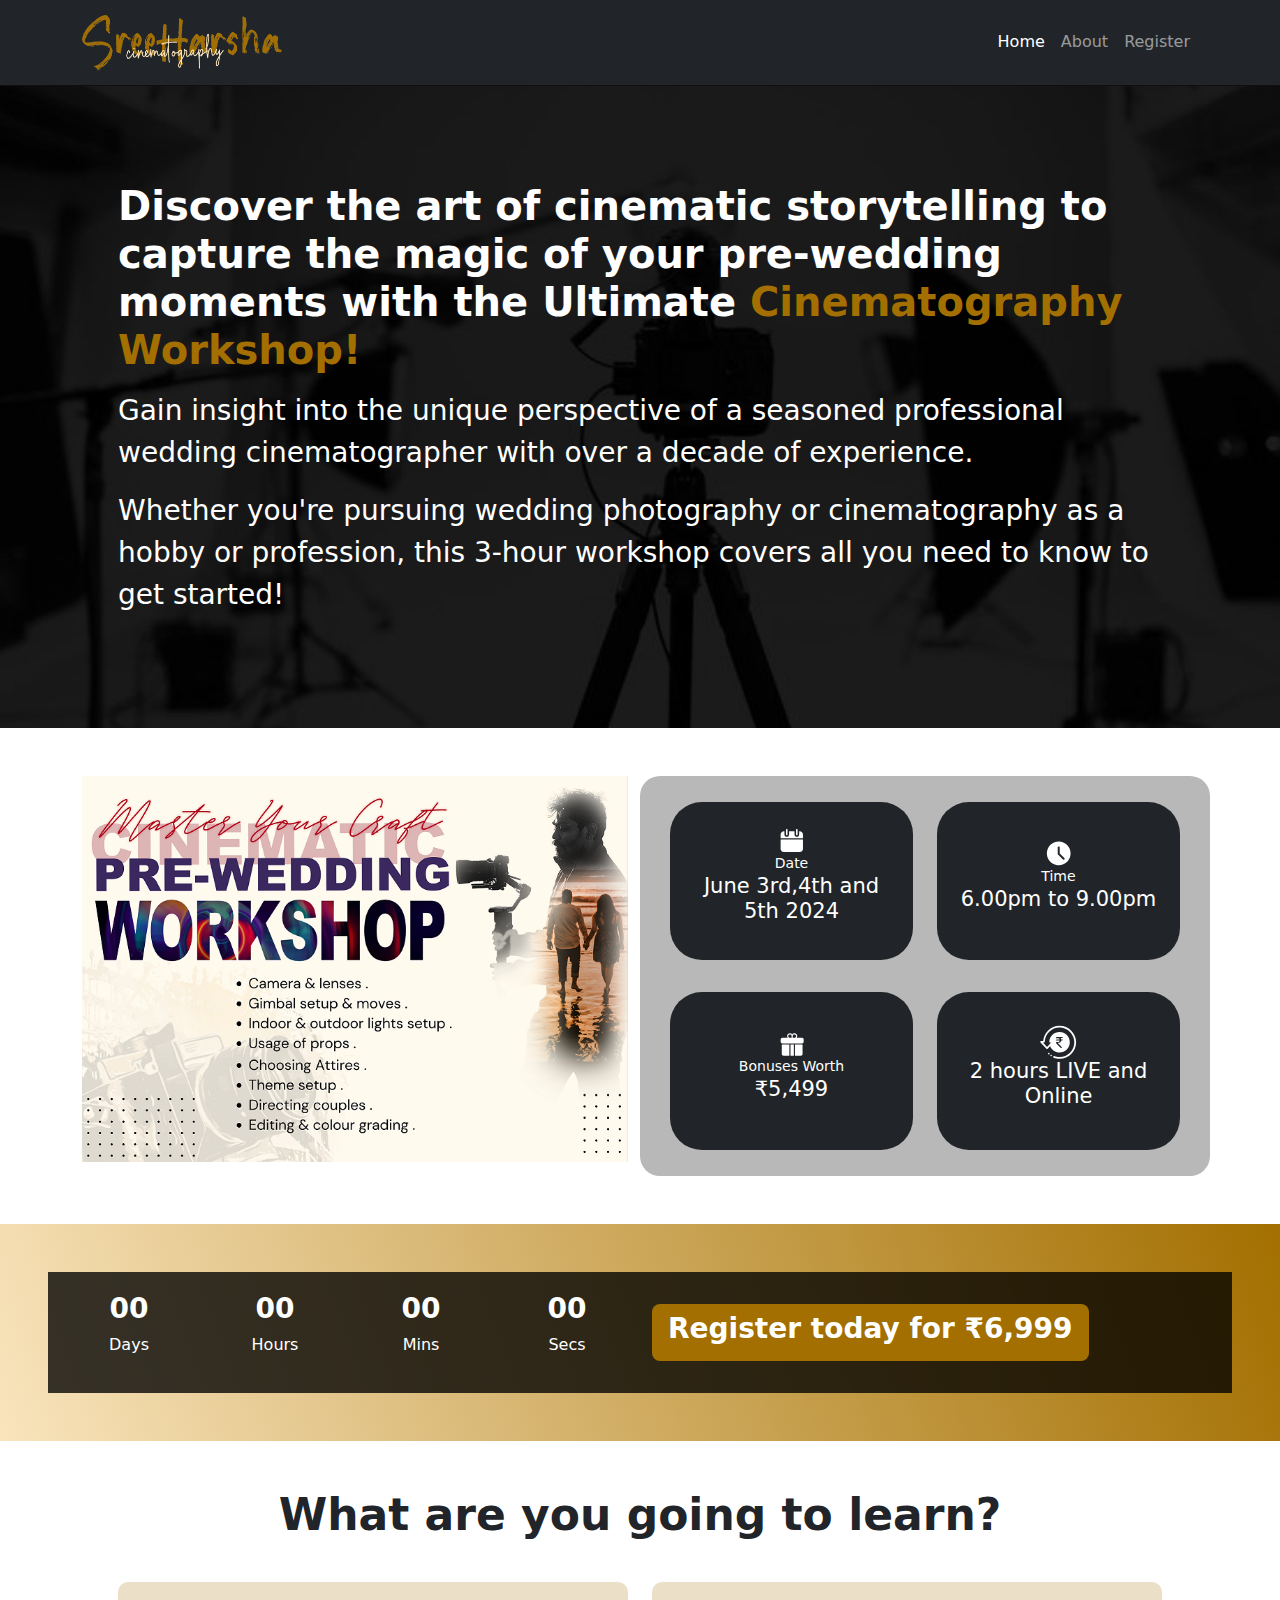
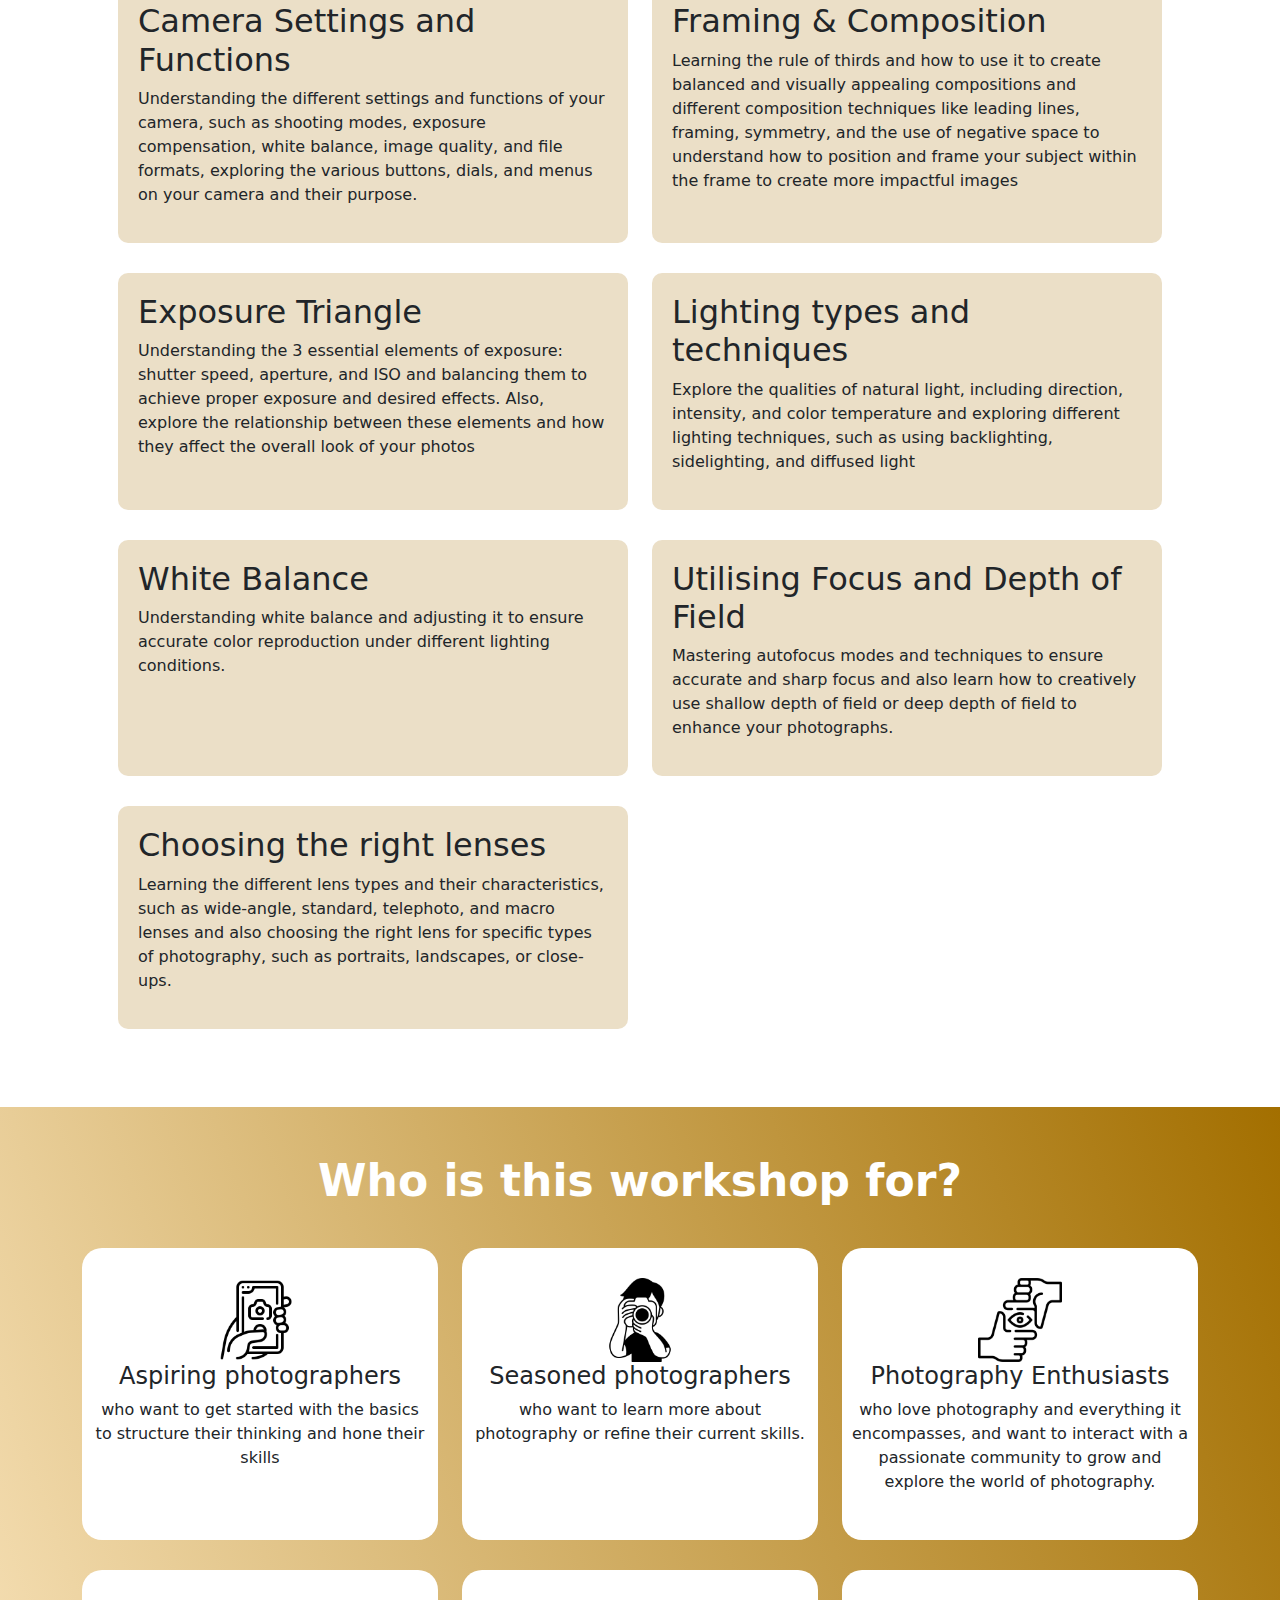
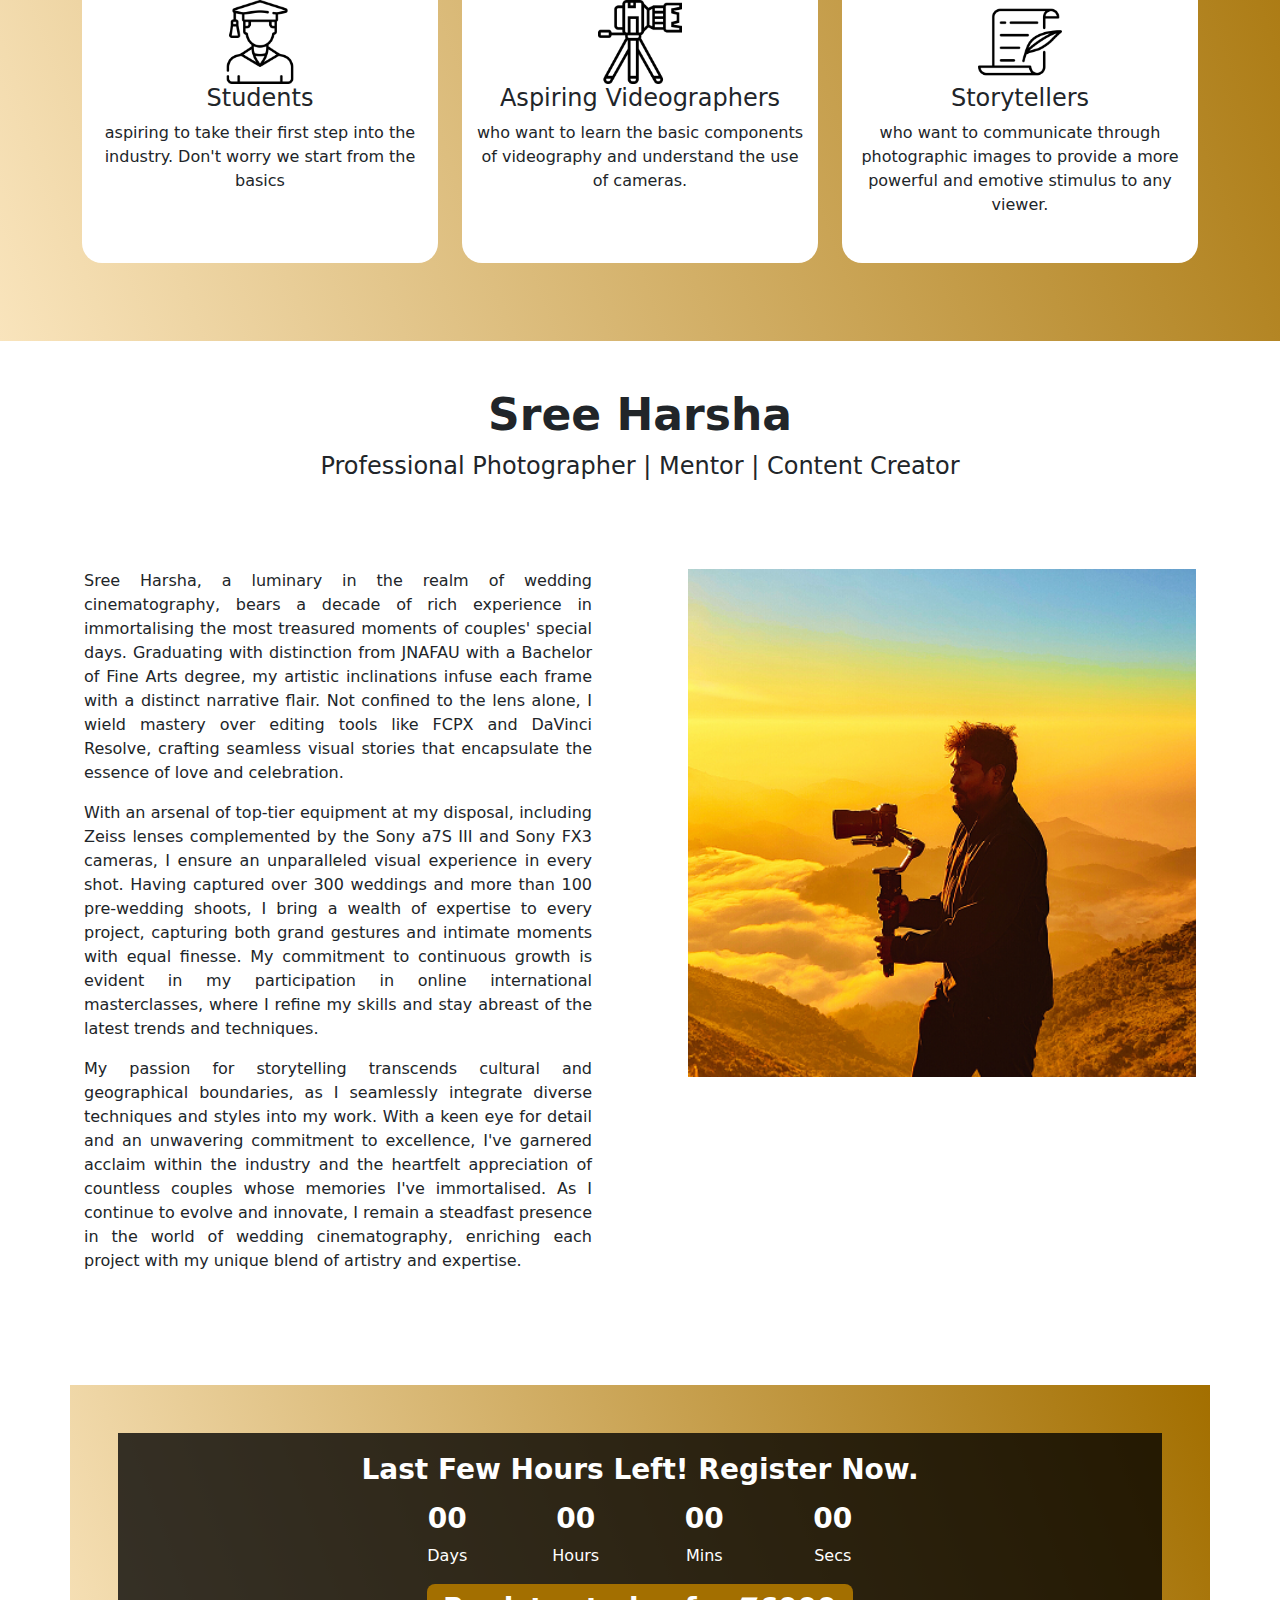
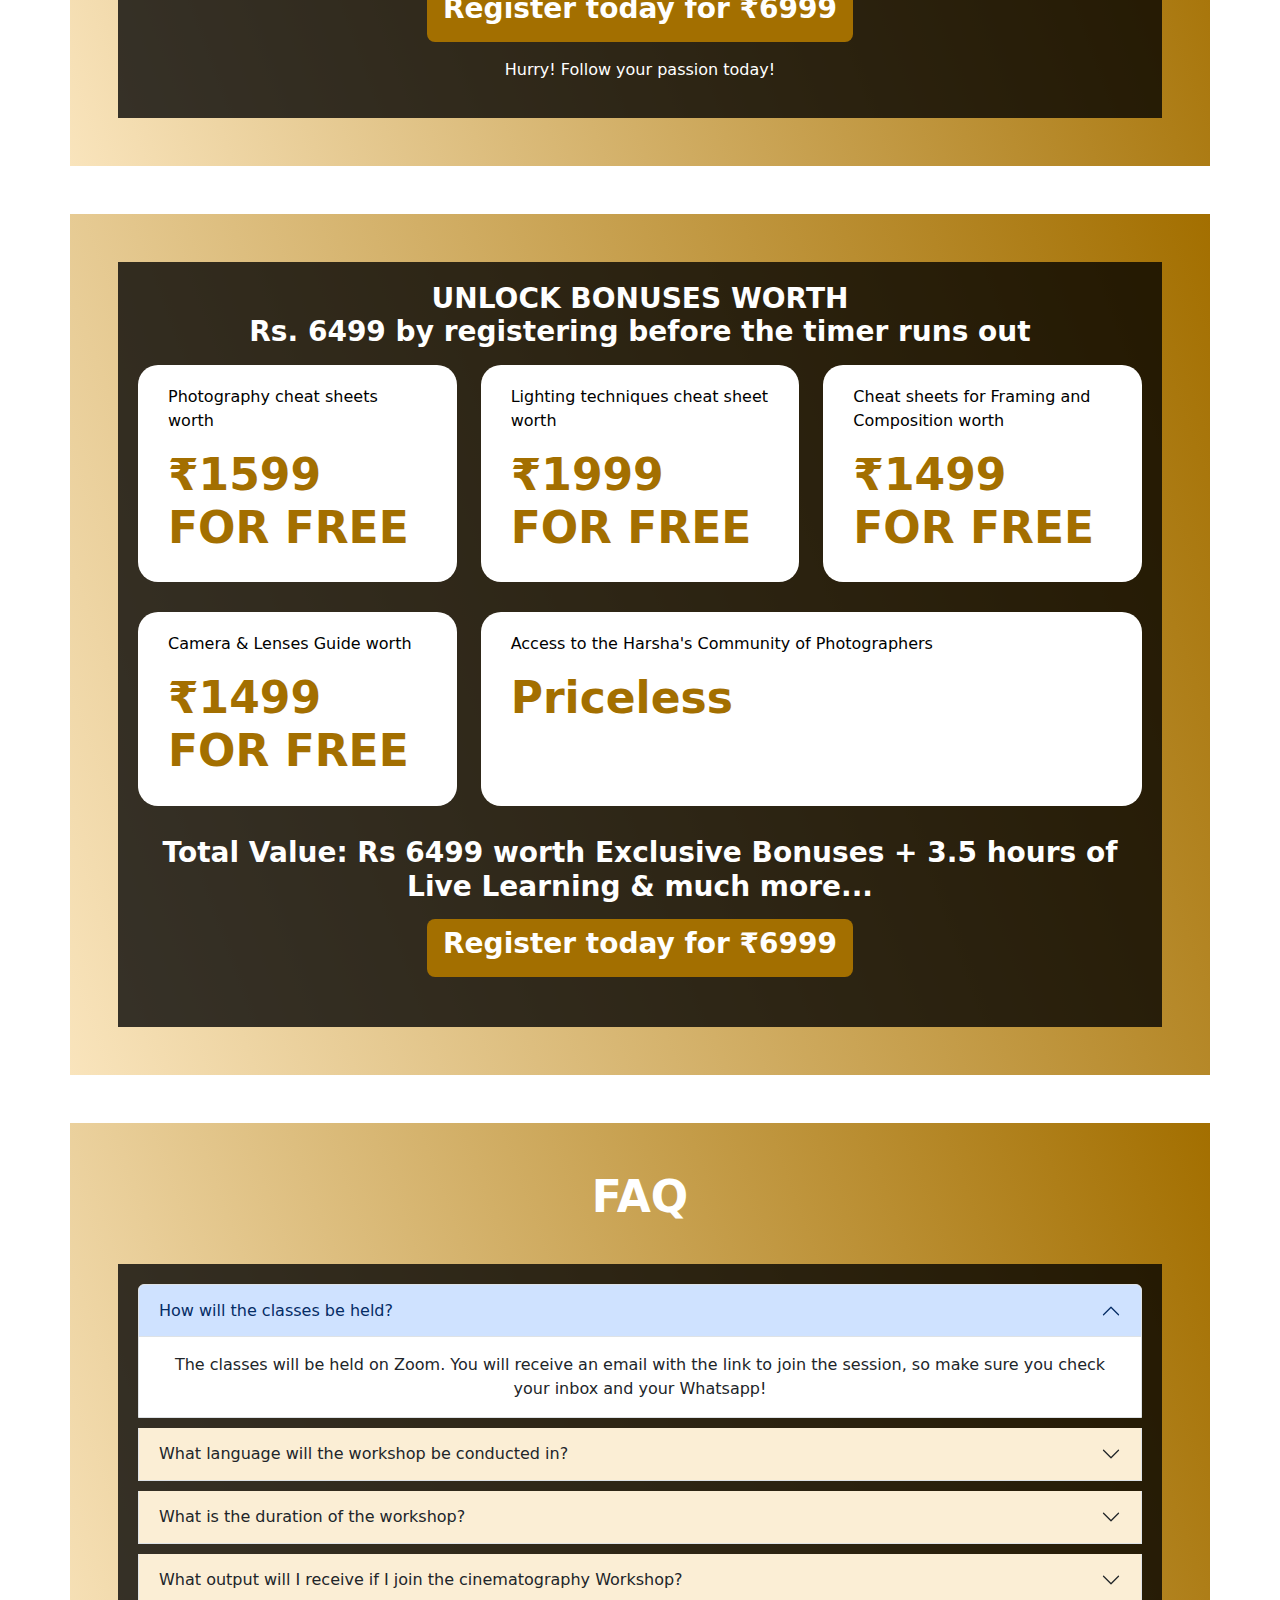
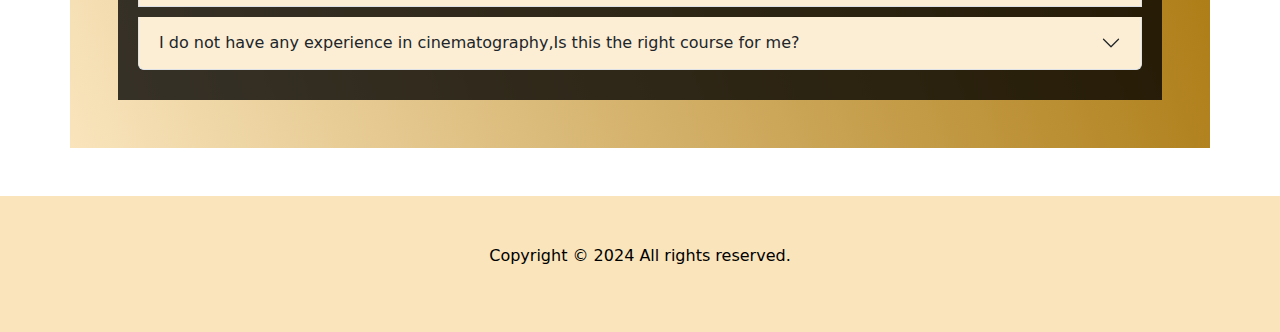
<file: index.html>
<!DOCTYPE html>
<html lang="en">

<head>
    <meta charset="UTF-8">
    <meta name="viewport" content="width=device-width, initial-scale=1.0">
    <title>Harsha's Photography Workshop</title>
    <link rel="shortcut icon" href="assets/logo.PNG" type="image/x-icon">
    <link rel="stylesheet" href="css/bootstrap.min.css">
    <link rel="stylesheet" href="style.css">
    <script src="js/bootstrap.bundle.min.js"></script>
</head>

<body>
    <header class="container-fluid  bg-dark">
        <nav class="navbar navbar-expand-lg navbar-dark">
            <div class="container">
                <a class="navbar-brand" href="#">
                    <img src="assets/logo-main.PNG" style="width: 200px;" alt="">
                </a>
                <button class="navbar-toggler" type="button" data-bs-toggle="collapse"
                    data-bs-target="#navbarNavDropdown" aria-controls="navbarNavDropdown" aria-expanded="false"
                    aria-label="Toggle navigation">
                    <span class="navbar-toggler-icon"></span>
                </button>
                <div class="collapse navbar-collapse justify-content-end" id="navbarNavDropdown">
                    <ul class="navbar-nav">
                        <li class="nav-item">
                            <a class="nav-link active" aria-current="page" href="#">Home</a>
                        </li>
                        <li class="nav-item">
                            <a class="nav-link" href="#about">About</a>
                        </li>
                        <li class="nav-item">
                            <a class="nav-link" href="#register" data-bs-toggle="modal">Register</a>
                        </li>
                    </ul>
                </div>
            </div>
        </nav>
    </header>
    <section class="container-fluid p-lg-5 bg">
        <div class="main container p-5">
            <h1 class="mb-3">Discover the art of cinematic storytelling to capture the magic of your pre-wedding moments
                with the Ultimate <span class="mainColor">Cinematography Workshop!</span></h1>
            <p>Gain insight into the unique perspective of a seasoned professional wedding
                cinematographer with over a decade of experience.</p>
            <p>Whether you're pursuing wedding photography or cinematography as a hobby or profession,
                this 3-hour workshop covers all you need to know to get started!</p>

        </div>

    </section>
    <section class="container">
        <div class="row my-5 ">
            <div class="col-12 col-lg-6">
                <img src="assets/workshop.PNG" class="w-100" alt="">
            </div>
            <div class="col-12 col-lg-6 events">
                <div class="row">
                    <div class="col-6 my-3">
                        <div class="text-bg-dark text-center event p-3 rounded-5">
                            <div>
                                <img src="assets/calendar.svg" alt="">
                                <p class="mb-0">Date</p>
                                <h4> June 3rd,4th and 5th 2024</h4>
                            </div>
                        </div>
                    </div>
                    <div class="col-6  my-3">
                        <div class="text-bg-dark text-center event p-3 rounded-5">
                            <div>
                                <img src="assets/time.svg" alt="">
                                <p class="mb-0">Time</p>
                                <h4> 6.00pm to 9.00pm</h4>
                            </div>
                        </div>
                    </div>
                    <div class="col-6  my-3">
                        <div class="text-bg-dark text-center event p-3 rounded-5">
                            <div>
                                <img src="assets/bonus.svg" alt="">
                                <p class="mb-0">Bonuses Worth</p>
                                <h4>₹5,499</h4>
                            </div>
                        </div>
                    </div>
                    <div class="col-6  my-3">
                        <div class="text-bg-dark text-center event p-3 rounded-5">
                            <div>
                                <img src="assets/duration.svg" alt="">
                                <p class="mb-0"></p>
                                <h4> 2 hours LIVE and Online</h4>
                            </div>
                        </div>
                    </div>
                </div>
            </div>
        </div>
    </section>
    <section class="container-fluid text-center p-5 timer">
        <div class="bg-dark-50">
            <div class="row">
                <div class="col-12 col-lg-6">
                    <div class="row">
                        <div class="col-3">
                            <h3> <span id="days">
                                    00
                                </span></h3>
                            <p>Days</p>
                        </div>

                        <div class="col-3">
                            <h3> <span id="hours">
                                    00
                                </span></h3>
                            <p>Hours</p>
                        </div>

                        <div class="col-3">
                            <h3> <span id="minutes">
                                    00
                                </span></h3>
                            <p>Mins</p>
                        </div>

                        <div class="col-3">
                            <h3> <span id="seconds">
                                    00
                                </span></h3>
                            <p>Secs</p>
                        </div>
                    </div>
                </div>
                <div class="col-12 col-lg-6 d-flex align-items-center">
                    <a href="#register" data-bs-toggle="modal" target="_blank">
                        <button class="btn btn-lg btn-danger">
                            <h3>Register today for ₹6,999</h3>
                        </button>
                    </a>
                </div>
            </div>
        </div>
    </section>
    <section class="container p-5 learn">
        <h1>What are you going to learn?</h1>
        <div class="row">
            <div class="col-12 col-lg-6">
                <div class="learn-content">
                    <h2> Camera Settings and Functions</h2>
                    <p>Understanding the different settings and functions of your camera, such as shooting modes,
                        exposure
                        compensation, white balance, image quality, and file formats, exploring the various buttons,
                        dials,
                        and menus on your camera and their purpose. </p>
                </div>
            </div>
            <div class="col-12 col-lg-6">
                <div class="learn-content">
                    <h2> Framing & Composition</h2>
                    <p>Learning the rule of thirds and how to use it to create balanced and visually appealing
                        compositions and different composition techniques like leading lines, framing, symmetry, and the
                        use of negative space to understand how to position and frame your subject within the frame to
                        create more impactful images </p>
                </div>
            </div>
            <div class="col-12 col-lg-6">
                <div class="learn-content">
                    <h2> Exposure Triangle</h2>
                    <p>Understanding the 3 essential elements of exposure: shutter speed, aperture, and ISO and
                        balancing them to achieve proper exposure and desired effects. Also, explore the relationship
                        between these elements and how they affect the overall look of your photos </p>
                </div>
            </div>
            <div class="col-12 col-lg-6">
                <div class="learn-content">
                    <h2>Lighting types and techniques</h2>
                    <p>Explore the qualities of natural light, including direction, intensity, and color temperature and
                        exploring different lighting techniques, such as using backlighting, sidelighting, and diffused
                        light</p>
                </div>
            </div>
            <div class="col-12 col-lg-6">
                <div class="learn-content">
                    <h2> White Balance</h2>
                    <p>Understanding white balance and adjusting it to ensure accurate color reproduction under
                        different lighting conditions. </p>
                </div>
            </div>
            <div class="col-12 col-lg-6">
                <div class="learn-content">
                    <h2>Utilising Focus and Depth of Field</h2>
                    <p>Mastering autofocus modes and techniques to ensure accurate and sharp focus and also learn how to
                        creatively use shallow depth of field or deep depth of field to enhance your photographs. </p>
                </div>
            </div>
            <div class="col-12 col-lg-6">
                <div class="learn-content">
                    <h2> Choosing the right lenses</h2>
                    <p>Learning the different lens types and their characteristics, such as wide-angle, standard,
                        telephoto, and macro lenses and also choosing the right lens for specific types of photography,
                        such as portraits, landscapes, or close-ups. </p>
                </div>
            </div>
        </div>
    </section>
    <section class="container-fluid  p-5 who">
        <div class="container">
            <h1>Who is this workshop for?</h1>
            <div class="row">
                <div class="col-12 col-md-6 col-lg-4">
                    <div class="for">
                        <img src="assets/-camera-1673262735933.png" alt="">
                        <h4>Aspiring photographers</h4>
                        <p>who want to get started with the basics to structure their thinking and hone their skills</p>
                    </div>
                </div>
                <div class="col-12 col-md-6 col-lg-4">
                    <div class="for">
                        <img src="assets/-photographer-1673262768629.png" alt="">
                        <h4>Seasoned photographers</h4>
                        <p>who want to learn more about photography or refine their current skills.</p>
                    </div>
                </div>
                <div class="col-12 col-md-6 col-lg-4">
                    <div class="for">
                        <img src="assets/-photography-1673262793973.png" alt="">
                        <h4>Photography Enthusiasts</h4>
                        <p>who love photography and everything it encompasses, and want to interact with a passionate
                            community to grow and explore the world of photography.</p>
                    </div>
                </div>
                <div class="col-12 col-md-6 col-lg-4">
                    <div class="for">
                        <img src="assets/-graduated-1673262843731.png" alt="">
                        <h4>Students</h4>
                        <p>aspiring to take their first step into the industry. Don't worry we start from the basics</p>
                    </div>
                </div>
                <div class="col-12 col-md-6 col-lg-4">
                    <div class="for">
                        <img src="assets/-tripod-1673266613541.png" alt="">
                        <h4>Aspiring Videographers</h4>
                        <p>who want to learn the basic components of videography and understand the use of cameras.</p>
                    </div>
                </div>
                <div class="col-12 col-md-6 col-lg-4">
                    <div class="for">
                        <img src="assets/-script-1673266649872.png" alt="">
                        <h4>Storytellers</h4>
                        <p>who want to communicate through photographic images to provide a more powerful and emotive
                            stimulus to any viewer.</p>
                    </div>
                </div>
            </div>
        </div>
    </section>
    <section class="container-fluid p-5 about" id="about">
        <h1>Sree Harsha</h1>
        <h3>Professional Photographer | Mentor | Content Creator</h3>
        <div class="row">
            <div class="col-12 col-lg-6 p-lg-5">
                <p>Sree Harsha, a luminary in the realm of wedding cinematography, bears a decade of rich
                    experience in immortalising the most treasured moments of couples' special days.
                    Graduating with distinction from JNAFAU with a Bachelor of Fine Arts degree, my artistic
                    inclinations infuse each frame with a distinct narrative flair. Not confined to the lens alone, I
                    wield mastery over editing tools like FCPX and DaVinci Resolve, crafting seamless visual
                    stories that encapsulate the essence of love and celebration.
                </p>
                <p>With an arsenal of top-tier equipment at my disposal, including Zeiss lenses complemented
                    by the Sony a7S III and Sony FX3 cameras, I ensure an unparalleled visual experience in
                    every shot. Having captured over 300 weddings and more than 100 pre-wedding shoots, I
                    bring a wealth of expertise to every project, capturing both grand gestures and intimate
                    moments with equal finesse. My commitment to continuous growth is evident in my
                    participation in online international masterclasses, where I refine my skills and stay abreast
                    of the latest trends and techniques.</p>
                <p>My passion for storytelling transcends cultural and geographical boundaries, as I seamlessly
                    integrate diverse techniques and styles into my work. With a keen eye for detail and an
                    unwavering commitment to excellence, I've garnered acclaim within the industry and the
                    heartfelt appreciation of countless couples whose memories I've immortalised. As I continue
                    to evolve and innovate, I remain a steadfast presence in the world of wedding
                    cinematography, enriching each project with my unique blend of artistry and expertise.</p>
            </div>
            <div class="col-12 col-lg-6 p-5">
                <img src="assets/harsha.PNG" class="w-100" alt="">
            </div>

        </div>
    </section>
    <section class="container timer text-center p-5">
        <div class=" bg-dark-50">
            <h3 class="mb-3">Last Few Hours Left! Register Now.</h3>
            <div class="row">
                <div class="col-12 col-lg-6 mx-auto">
                    <div class="row">
                        <div class="col-3">
                            <h3> <span id="days1">
                                    00
                                </span></h3>
                            <p>Days</p>
                        </div>

                        <div class="col-3">
                            <h3> <span id="hours1">
                                    00
                                </span></h3>
                            <p>Hours</p>
                        </div>

                        <div class="col-3">
                            <h3> <span id="minutes1">
                                    00
                                </span></h3>
                            <p>Mins</p>
                        </div>

                        <div class="col-3">
                            <h3> <span id="seconds1">
                                    00
                                </span></h3>
                            <p>Secs</p>
                        </div>
                    </div>
                </div>
                <div class="col-12 d-flex justify-content-center align-items-center">
                    <a href="#register" data-bs-toggle="modal" target="_blank">
                        <button class="btn btn-lg btn-danger">
                            <h3>Register today for ₹6999</h3>
                        </button>
                    </a>
                </div>
                <p class="my-3">Hurry! Follow your passion today!</p>
            </div>
        </div>
    </section>
    <section class="container timer text-center my-5 p-5 learn">
        <div class=" bg-dark-50">
            <h3 class="mb-3">UNLOCK BONUSES WORTH <br>
                Rs. 6499 by registering before the timer runs out</h3>
            <div class="row">
                <div class="col-12 col-md-6 col-lg-4">
                    <div class="for">
                        <p>Photography cheat sheets worth</p>
                        <h3>₹1599 <br>
                            FOR FREE</h3>
                    </div>
                </div>
                <div class="col-12 col-md-6 col-lg-4">
                    <div class="for">
                        <p>Lighting techniques cheat sheet worth</p>
                        <h3>₹1999 <br>
                            FOR FREE</h3>
                    </div>
                </div>
                <div class="col-12 col-md-6 col-lg-4">
                    <div class="for">
                        <p>Cheat sheets for Framing and Composition worth</p>
                        <h3>₹1499 <br>
                            FOR FREE</h3>
                    </div>
                </div>
                <div class="col-12 col-md-6 col-lg-4">
                    <div class="for">
                        <p>Camera & Lenses Guide worth</p>
                        <h3>₹1499 <br>
                            FOR FREE</h3>
                    </div>
                </div>
                <div class="col-12 col-md-6 col-lg-8">
                    <div class="for">
                        <p>Access to the Harsha's Community of Photographers</p>
                        <h3>Priceless <br>
                        </h3>
                    </div>
                </div>

            </div>
            <h3>Total Value: Rs 6499 worth Exclusive Bonuses +
                3.5 hours of Live Learning & much more...</h3>

            <div class="col-12 col-lg-6 mx-auto d-flex justify-content-center mt-3 align-items-center">
                <a href="#register" data-bs-toggle="modal" target="_blank">
                    <button class="btn btn-lg btn-danger">
                        <h3>Register today for ₹6999</h3>
                    </button>
                </a>
            </div>
        </div>
    </section>

    <section class="container timer text-center my-5 p-lg-5 learn">
        <h1>FAQ</h1>
        <div class=" bg-dark-50">
            <div class="accordion" id="faq">
                <div class="accordion-item">
                    <h2 class="accordion-header">
                        <button class="accordion-button" type="button" data-bs-toggle="collapse"
                            data-bs-target="#collapseOne" aria-expanded="true" aria-controls="collapseOne">
                            How will the classes be held?
                        </button>
                    </h2>
                    <div id="collapseOne" class="accordion-collapse collapse show" data-bs-parent="#faq">
                        <div class="accordion-body">
                            The classes will be held on Zoom. You will receive an email with the link to join the
                            session, so make sure you check your inbox and your Whatsapp!
                        </div>
                    </div>
                </div>
                <div class="accordion-item">
                    <h2 class="accordion-header">
                        <button class="accordion-button collapsed" type="button" data-bs-toggle="collapse"
                            data-bs-target="#collapseTwo" aria-expanded="false" aria-controls="collapseTwo">
                            What language will the workshop be conducted in?
                        </button>
                    </h2>
                    <div id="collapseTwo" class="accordion-collapse collapse" data-bs-parent="#faq">
                        <div class="accordion-body">
                            This workshop will be conducted entirely in Telugu. We hope that this will make the
                            workshop more accessible to a wider audience.
                        </div>
                    </div>
                </div>
                <div class="accordion-item">
                    <h2 class="accordion-header">
                        <button class="accordion-button collapsed" type="button" data-bs-toggle="collapse"
                            data-bs-target="#collapseThree" aria-expanded="false" aria-controls="collapseThree">
                            What is the duration of the workshop?

                        </button>
                    </h2>
                    <div id="collapseThree" class="accordion-collapse collapse" data-bs-parent="#faq">
                        <div class="accordion-body">
                            The workshop is scheduled to run for 3 hours.

                        </div>
                    </div>
                </div>
                <div class="accordion-item">
                    <h2 class="accordion-header">
                        <button class="accordion-button collapsed" type="button" data-bs-toggle="collapse"
                            data-bs-target="#collapseFour" aria-expanded="false" aria-controls="collapseFour">
                            What output will I receive if I join the cinematography Workshop?


                        </button>
                    </h2>
                    <div id="collapseFour" class="accordion-collapse collapse" data-bs-parent="#faq">
                        <div class="accordion-body">
                            An understanding of how to compose a Cinematography, the use of framing,
                            understanding the lenses, processing and editing tips, knowledge of basic lighting
                            techniques, on how to use natural light and artificial light sources.

                        </div>
                    </div>
                </div>

                <div class="accordion-item">
                    <h2 class="accordion-header">
                        <button class="accordion-button collapsed" type="button" data-bs-toggle="collapse"
                            data-bs-target="#collapseFive" aria-expanded="false" aria-controls="collapseFive">
                            I do not have any experience in cinematography,Is this the right course for
                            me?
                        </button>
                    </h2>
                    <div id="collapseFive" class="accordion-collapse collapse" data-bs-parent="#faq">
                        <div class="accordion-body">
                            Yes! This course is a great introduction to Cinematography, and it's designed to help
                            you get started. We'll walk you through everything from the basics.
                        </div>
                    </div>
                </div>
            </div>
        </div>
    </section>
    <div class="modal fade" id="register" data-bs-backdrop="static" data-bs-keyboard="false">
        <div class="modal-dialog modal-dialog-centered">
            <div class="modal-content ">
                <div class="modal-header">
                    <h5 class="modal-title">One Step Closer</h5>
                    <button class="btn-close" data-bs-dismiss="modal"></button>
                </div>
                <div class="modal-body">
                    <form action="https://formspree.io/f/xleqkdvg" onsubmit="handleSubmit(event)" method="POST">
                        <div class="form-floating mb-3">
                            <input type="text" class="form-control" name="name" id="name" placeholder="" required />
                            <label for="name">Name</label>
                        </div>
                        <div class="form-floating mb-3">
                            <input type="email" class="form-control" name="email" id="email" placeholder="" required />
                            <label for="name">Email</label>
                        </div>
                        <div class="form-floating mb-3">
                            <input type="mobile" class="form-control" name="mobile" id="mobile" placeholder=""
                                pattern="[0-9]{10}" required />
                            <label for="name">Mobile Number</label>
                        </div>
                        <div class="form-floating mb-3">
                            <input type="mobile" class="form-control" name="message" id="message" placeholder="" />
                            <label for="name">Message</label>
                        </div>
                        <a href="#" target="_blank"> <input type="submit" class="btn btn-danger form-control" /></a>
                    </form>
                </div>
            </div>
        </div>
    </div>
    <footer class="container-fluid p-5 text-center">
        <p>Copyright © 2024 All rights reserved.</p>
    </footer>
    <script>
        async function handleSubmit(event) {
            event.preventDefault(); // Prevent the default form submission

            // Get form data
            const formData = new FormData(event.target);
            const formObject = {};
            formData.forEach((value, key) => {
                formObject[key] = value;
            });

            // Send form data to the email API using fetch
            try {
                const response = await fetch('https://formspree.io/f/xleqkdvg', {
                    method: 'POST',
                    headers: {
                        'Content-Type': 'application/json'
                    },
                    body: JSON.stringify(formObject)
                });

                if (response.ok) {
                    // Redirect to the payment link
                    window.location.href = 'https://rzp.io/l/Z89QsTe4';
                } else {
                    console.error('Failed to send email:', response.statusText);
                }
            } catch (error) {
                console.error('Error:', error);
            }
        }
    </script>
    <script src="plugin/jquery-3.7.1.min.js"></script>
    <script src="plugin/timer.js"></script>
</body>

</html>
</file>
<file: style.css>
header {
  border-bottom: 1px solid rgb(15, 15, 15);
}
.bg {
  background-image: url("assets/bg.jpg");
  background-size: cover;
  background-position: center;
  color: white;
}
.main h1 {
  font-weight: 900;
}
.main p {
  font-size: 28px;
  font-weight: 100;
}
.mainColorShadow {
  color: white;
  text-shadow: 5px 5px 10px #a36f00;
}
.mainColor {
  color: #a36f00;
}
.color2 {
  color: #f9e4bc;
}
.event {
  height: 158px !important;
  display: flex;
  justify-content: center;
  align-items: center;
}
.events {
  background-color: rgba(13, 12, 12, 0.29);
  border-radius: 20px;
  padding: 10px 30px;
}
.event p {
  font-size: 14px;
}
.event h4 {
  font-size: 21px;
}
.timer {
  background-image: linear-gradient(70deg, #f9e4bc 0%, #a36f00 100%);
  color: white;
}

.timer button {
  background-color: #a36f00;
  border: none;
}
.bg-dark-50 {
  background-color: rgba(0, 0, 0, 0.78);
  padding: 20px;
}
.timer h3 {
  font-weight: 900;
}
.learn h1,
.who h1,
.about h1 {
  font-weight: 900;
  text-align: center;
  font-size: 44px;
  margin-bottom: 40px;
}
.learn-content {
  background-color: #a36f0038;
  padding: 20px;
  height: 100%;
  border-radius: 10px;
  transition-duration: 0.5s;
}

.learn-content:hover {
  box-shadow: 2px 2px 10px 5px rgba(189, 175, 16, 0.684);
}
.learn .col-12 {
  margin-bottom: 30px;
}
.who {
  background-image: linear-gradient(70deg, #f9e4bc 0%, #a36f00 100%);
  color: white;
}

.for {
  height: 100%;
  background-color: white;
  text-align: center;
  color: #212529;
  padding: 30px 10px;
  border-radius: 20px;
}
.for img {
  width: 25%;
}
.who .col-12 {
  margin-bottom: 30px;
}
.about h1 {
  margin-bottom: 10px;
}
.about h3 {
  text-align: center;
  font-weight: 100;
  font-size: 24px;
  margin-bottom: 40px;
}
.about p {
  text-align: justify;
}
@media (max-width: 600px) {
  .main p {
    font-size: 14px;
    font-weight: 100;
  }
}
.learn .for{
  text-align: start;
  padding: 20px 30px;
}
.learn .for h3 {
  color: #a36f00;
  font-size: 44px;
}
.learn .for p {
  color: #000000;
}

.accordion button{
  background-color: #f9e4bc9e;
}
.accordion-item{
  margin-bottom: 10px;
}
footer{
  background-color: #f9e4bc;
  color: #000000;
}
</file>
